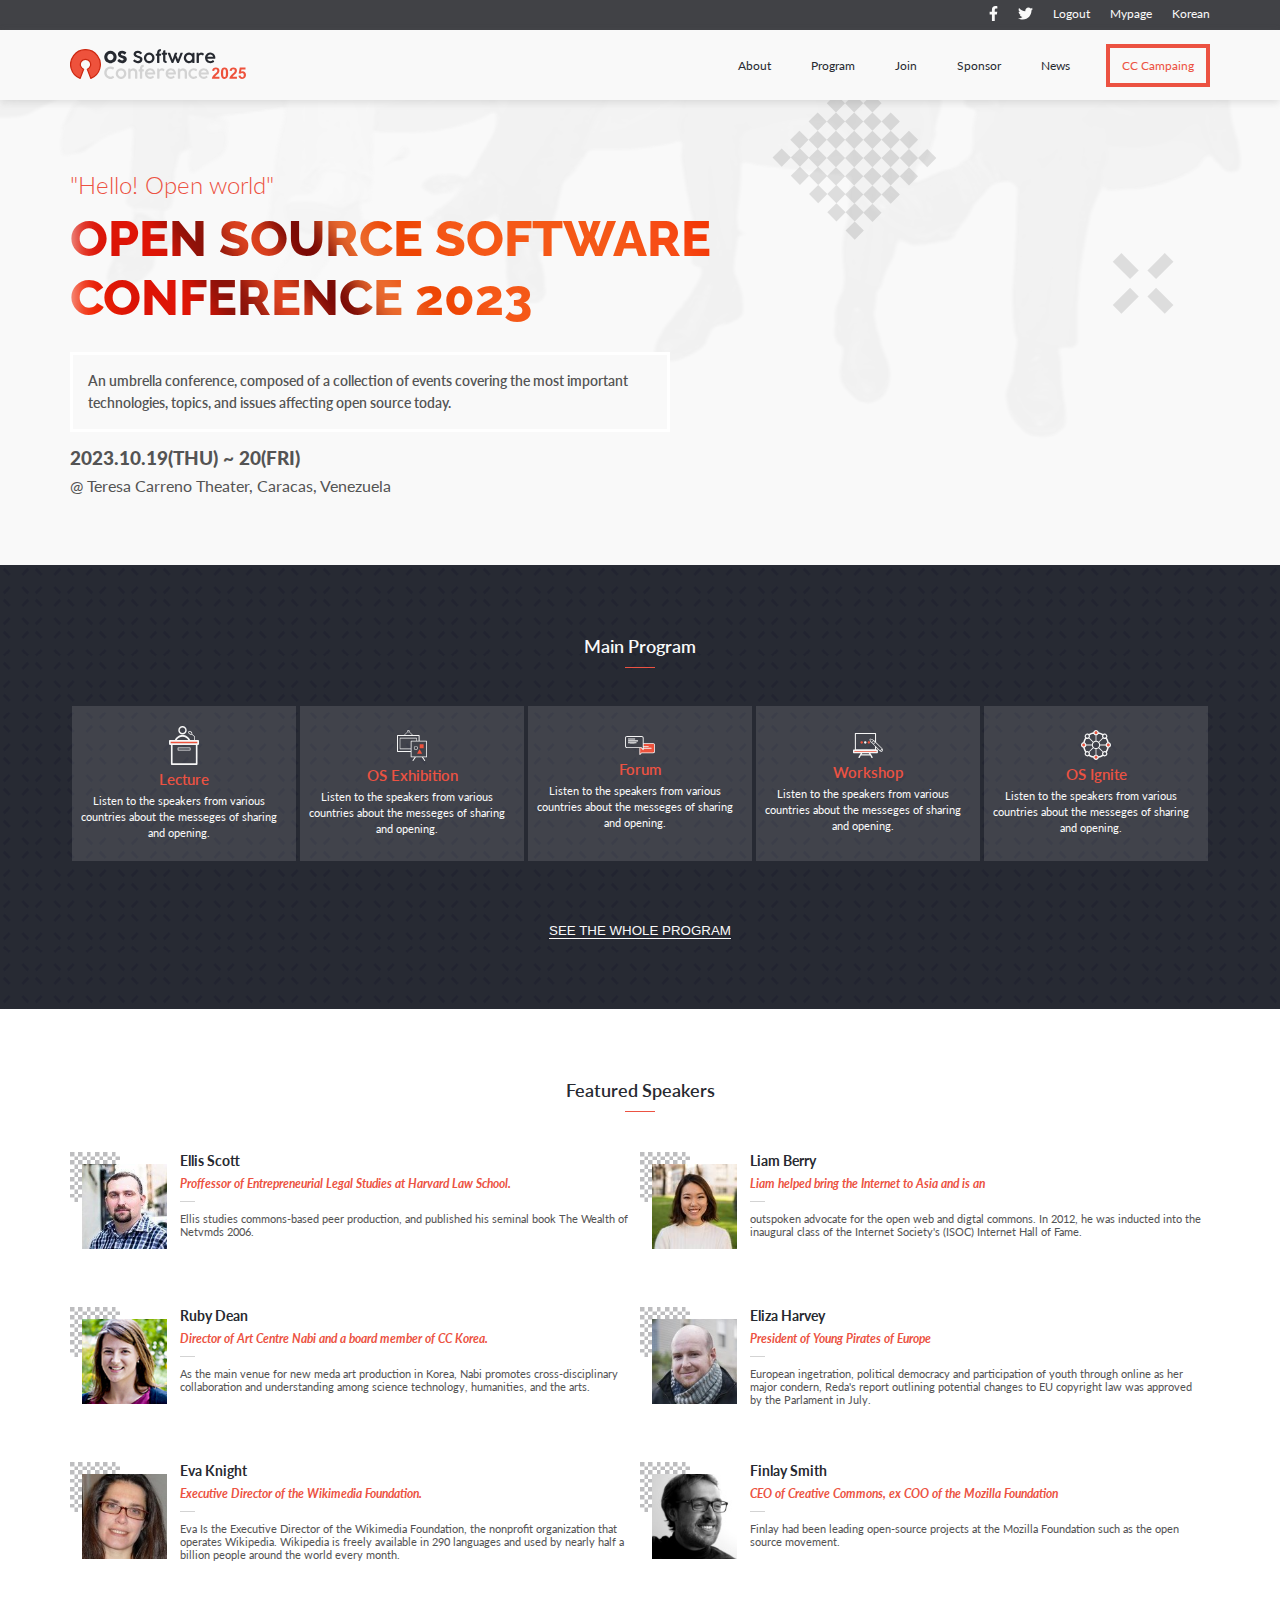
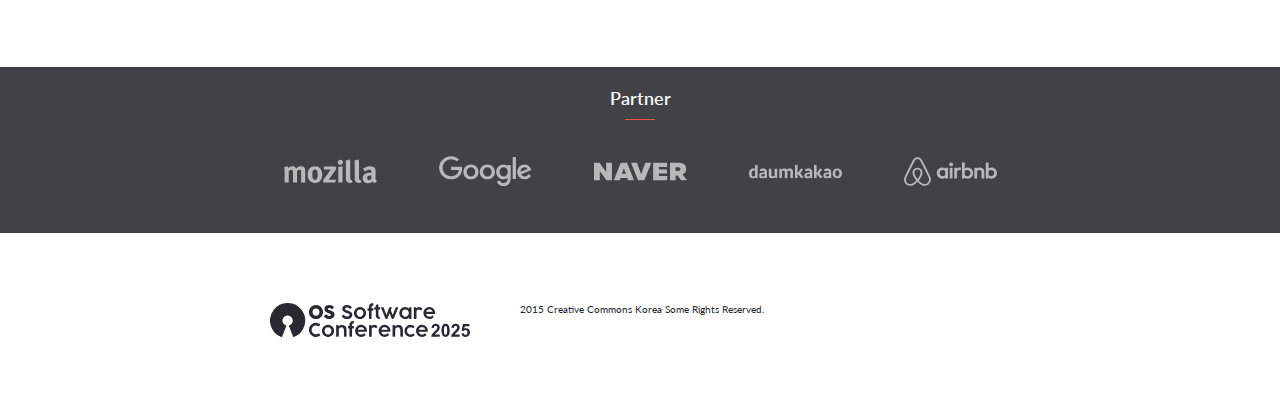
<file: index.html>
<!DOCTYPE html>
<html lang="en">

<head>
    <meta charset="UTF-8">
    <meta http-equiv="X-UA-Compatible" content="IE=edge">
    <meta name="viewport" content="width=device-width, initial-scale=1.0">
    <title>Open Source Software Conference 2023</title>
    <link rel="icon" type="image/x-icon" href="/img/favicon.png">

    <link rel="stylesheet" href="css/global.css">
    <link rel="stylesheet" href="css/index.css">

    <link rel="preconnect" href="https://fonts.googleapis.com">
    <link rel="preconnect" href="https://fonts.gstatic.com" crossorigin>
    <link href="https://fonts.googleapis.com/css2?family=Lato:wght@400;700;900&family=Raleway:wght@400;500;600;800&display=swap" rel="stylesheet">

    <script src="js/global_floating_menu.js" defer></script>
    <script src="js/index_featured_speakers.js" defer></script>
    <script src="js/index_see_more.js" defer></script>
</head>

<body>
    <main>
        <header>
            <nav class="mobile-only">
                <div class="hamburguer-menu-icon">
                    <div></div>
                    <div></div>
                    <div></div>
                </div>
            </nav>
            <nav class="small-nav desktop-only">
                <ul class="small-nav__menu">
                    <li><img src="img/social/facebook.svg"></li>
                    <li><img src="img/social/twitter.svg"></li>
                    <li>Logout</li>
                    <li>Mypage</li>
                    <li>Korean</li>
                </ul>
            </nav>
            <nav class="big-nav desktop-only">
                <div class="big-nav__logo">
                    <a href="index.html"><img src="img/logo.svg" alt="Open Source Software Conference 2023"></a>
                </div>
                <div class="big-nav__menu">
                    <ul>
                        <li><a href="about.html">About</a></li>
                        <li><a href="#">Program</a></li>
                        <li><a href="#">Join</a></li>
                        <li><a href="#">Sponsor</a></li>
                        <li><a href="#">News</a></li>
                    </ul>
                </div>
                <div class="big-nav__button">
                    <div>
                        CC Campaing
                    </div>
                </div>
            </nav>
            <section class="header-content">
                <h2 class="t-orange">"Hello! Open world"</h2>
                <h1 class="texture-text">Open Source Software Conference 2023</h1>
                <p class="p-box p-box--dark">
                    An umbrella conference, composed of a collection of 
                    events covering the most important technologies, 
                    topics, and issues affecting open source today.
                </p>
                <h3>2023.10.19(THU) ~ 20(FRI)</h3>
                <p>@ Teresa Carreno Theater, Caracas, Venezuela</p>
            </section>
        </header>

        <section class="main-program">
            <div class="f-column">
                <h2>Main Program</h2>
                <div class="orange-line"></div>
            </div>
            <ul class="main-program__program">
                <li>
                    <div class="program__image"><img src="/img/icons/lecture.svg"></div>
                    <div class="program__title"><h2 class="t-orange">Lecture</h2></div>
                    <div class="program__content">Listen to the speakers from various countries about the messeges of sharing and opening.</div>
                </li>
                <li>
                    <div class="program__image"><img src="/img/icons/exhibition.svg"></div>
                    <div class="program__title"><h2 class="t-orange">OS Exhibition</h2></div>
                    <div class="program__content">Listen to the speakers from various countries about the messeges of sharing and opening.</div>
                </li>
                <li>
                    <div class="program__image"><img src="/img/icons/forum.svg"></div>
                    <div class="program__title"><h2 class="t-orange">Forum</h2></div>
                    <div class="program__content">Listen to the speakers from various countries about the messeges of sharing and opening.</div>
                </li>
                <li>
                    <div class="program__image"><img src="/img/icons/workshop.svg"></div>
                    <div class="program__title"><h2 class="t-orange">Workshop</h2></div>
                    <div class="program__content">Listen to the speakers from various countries about the messeges of sharing and opening.</div>
                </li>
                <li>
                    <div class="program__image"><img src="/img/icons/ignite.svg"></div>
                    <div class="program__title"><h2 class="t-orange">OS Ignite</h2></div>
                    <div class="program__content">Listen to the speakers from various countries about the messeges of sharing and opening.</div>
                </li>
            </ul>
            <div class="f-column">
                <button>
                    <span class="mobile-only">Join OS Software Conference 2023</span>
                    <span class="desktop-only">See the whole program</span>
                </button>
            </div>
            
        </section>

        <section class="featured-speakers">
            <div class="f-column">
                <h2>Featured Speakers</h2>
                <div class="orange-line"></div>
            </div>

            <div class="f-column speakers-list">
            </div>
            <div class="show-more mobile-only">More <div class="chevron"></div></div>
        </section>
        <section class="partner-section desktop-only">
            <div class="f-column">
                <h2 class="force-wrap">Partner</h2>
                <div class="orange-line"></div>
            </div>
            <ul class="partners">
                <li><img src="img/partners/mozilla.svg"></li>
                <li><img src="img/partners/google.svg"></li>
                <li><img src="img/partners/naver.svg"></li>
                <li><img src="img/partners/daumkakao.svg"></li>
                <li><img src="img/partners/airbnb.svg"></li>
            </ul>
        </section>
        <footer class="desktop-only">
            <div>
                <img src="img/logo-black.svg">
            </div>
            <div>
                2015 Creative Commons Korea Some Rights Reserved.
            </div>
        </footer>
    </main>

    <section class="floating-menu mobile-only">
        <div class="floating-menu__items">
            <ul>
                <li><a href="about.html">About</a></li>
                <li><a href="#">Program</a></li>
                <li><a href="#">Join</a></li>
                <li><a href="#">Sponsor</a></li>
                <li><a href="#">News</a></li>
            </ul>
        </div>
    </section>
</body>

</html>
</file>
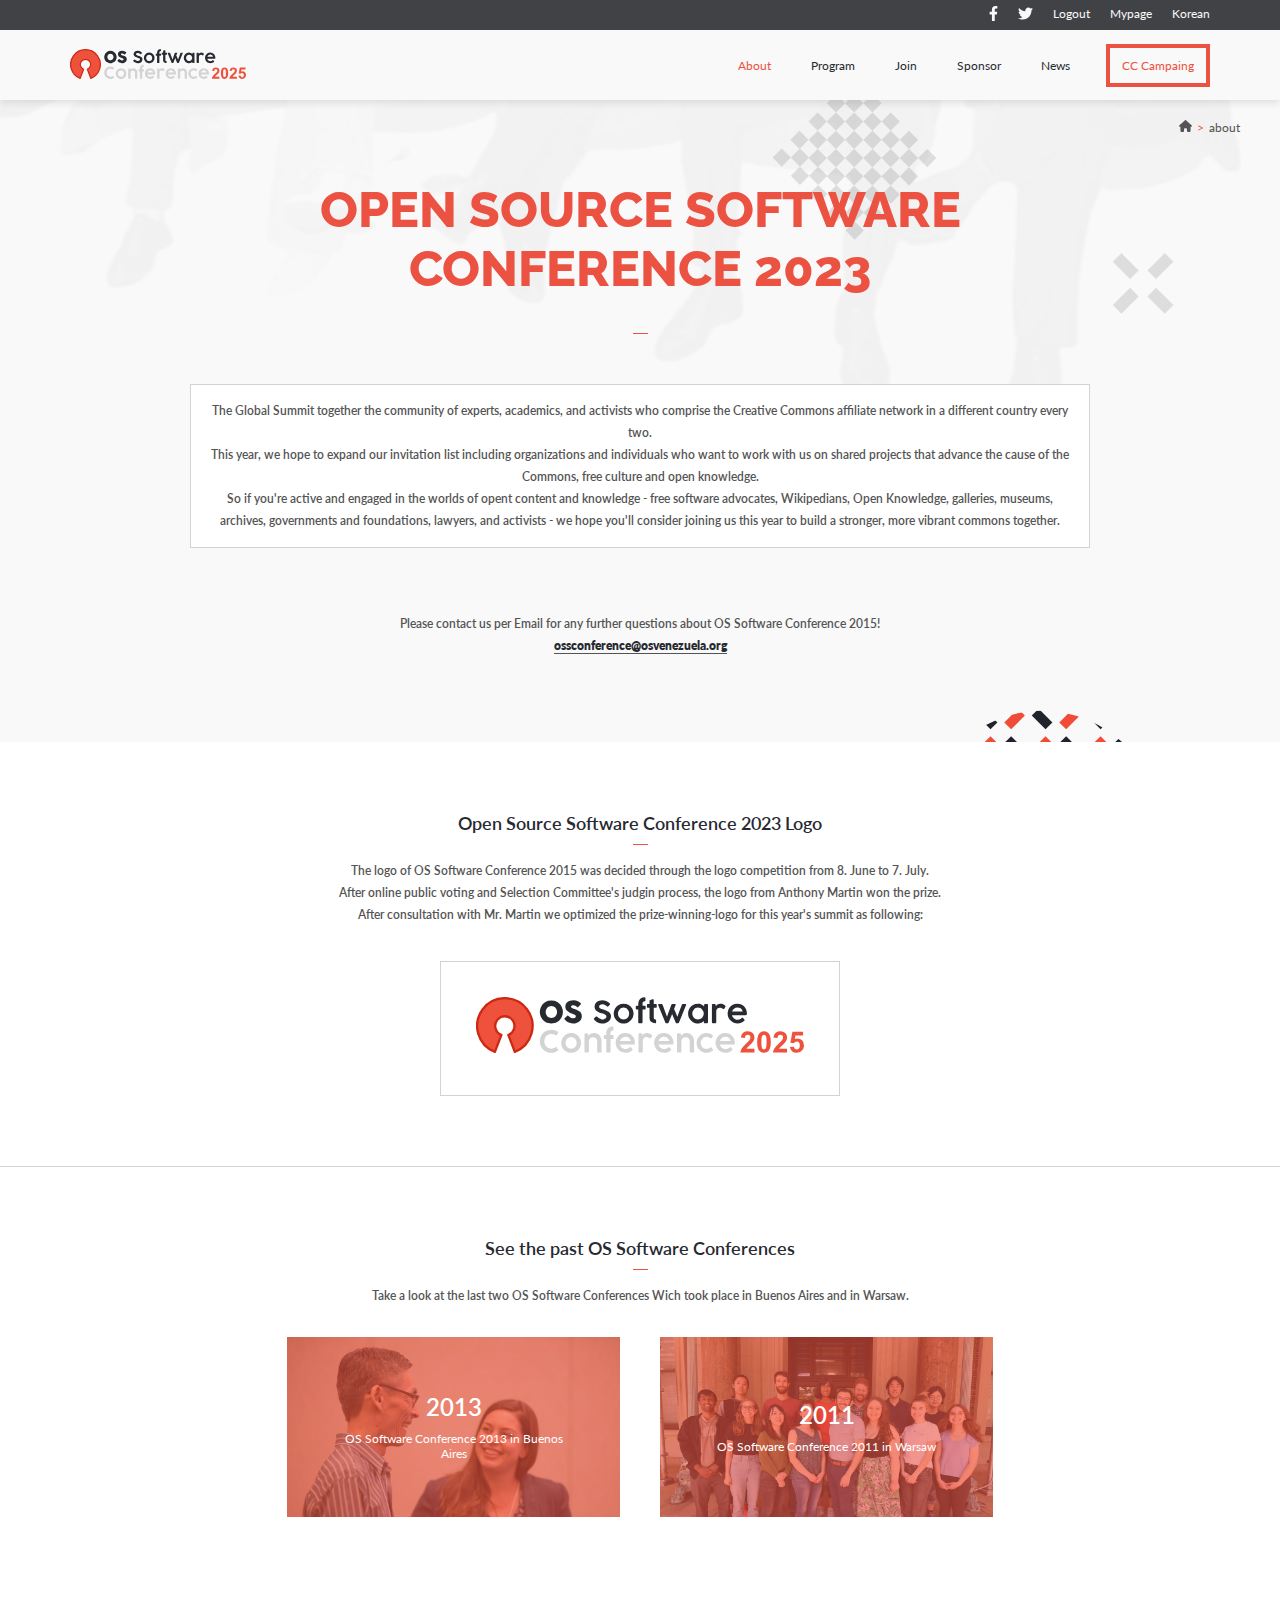
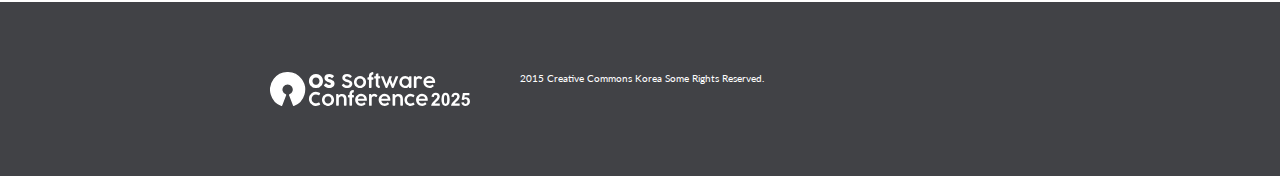
<file: about.html>
<!DOCTYPE html>
<html lang="en">

<head>
    <meta charset="UTF-8">
    <meta http-equiv="X-UA-Compatible" content="IE=edge">
    <meta name="viewport" content="width=device-width, initial-scale=1.0">
    <title>Open Source Software Conference 2023</title>
    <link rel="icon" type="image/x-icon" href="/img/favicon.png">

    <link rel="stylesheet" href="css/global.css">
    <link rel="stylesheet" href="css/about.css">

    <link rel="preconnect" href="https://fonts.googleapis.com">
    <link rel="preconnect" href="https://fonts.gstatic.com" crossorigin>
    <link href="https://fonts.googleapis.com/css2?family=Lato:wght@400;700;900&family=Raleway:wght@400;500;600;800&display=swap" rel="stylesheet">

    <script src="js/global_floating_menu.js" defer></script>
</head>

<body>
    <main>
        <header>
            <nav class="mobile-only">
                <div class="hamburguer-menu-icon">
                    <div></div>
                    <div></div>
                    <div></div>
                </div>
            </nav>
            <nav class="small-nav desktop-only">
                <ul class="small-nav__menu">
                    <li><img src="img/social/facebook.svg"></li>
                    <li><img src="img/social/twitter.svg"></li>
                    <li>Logout</li>
                    <li>Mypage</li>
                    <li>Korean</li>
                </ul>
            </nav>
            <nav class="big-nav desktop-only">
                <div class="big-nav__logo">
                    <a href="index.html"><img src="img/logo.svg" alt="Open Source Software Conference 2023"></a>
                </div>
                <div class="big-nav__menu">
                    <ul>
                        <li><a href="about.html" class="selected">About</a></li>
                        <li><a href="#">Program</a></li>
                        <li><a href="#">Join</a></li>
                        <li><a href="#">Sponsor</a></li>
                        <li><a href="#">News</a></li>
                    </ul>
                </div>
                <div class="big-nav__button">
                    <div>
                        CC Campaing
                    </div>
                </div>
            </nav>
            <section class="header-content">
                <div class="header-content__location desktop-only">
                    <a href="index.html"><img src="img/icons/home.svg"></a> <span>></span> about
                </div>
                <h2 class="t-orange mobile-only">"Hello! Open world"</h2>
                <h1> Open Source Software Conference 2023</h1>
                <div class="orange-line orange-line--small desktop-only"></div>
                <p class="p-box p-box--light">
                    <span class="mobile-only">
                        The Global Summit together the community of experts, academics, 
                        and activists who comprise the Creative Commons affiliate network in a 
                        different country every two. This year, we hope to expand our invitation 
                        list including organizations and individuals 
                    </span>
                    <span class="desktop-only">
                        The Global Summit together the community of experts, academics, 
                        and activists who comprise the Creative Commons affiliate network in a 
                        different country every two. <br> This year, we hope to expand our invitation 
                        list including organizations and individuals
                        who want to work with us on shared projects that advance the cause of the Commons,
                        free culture and open knowledge. <br>
                        So if you're active and engaged in the worlds of opent content and knowledge - 
                        free software advocates, Wikipedians, Open Knowledge, galleries, museums, 
                        archives, governments and foundations, lawyers, and activists - we hope you'll 
                        consider joining us this year to build a stronger, more vibrant commons together.
                    </span>
                </p>
                <p class="p-box">
                    Please contact us per Email for any further questions 
                    about OS Software Conference 2015!<br>
                    <a href="#">ossconference@osvenezuela.org</a>
                </p>
            </section>
        </header>
        <section class="logo-section">
            <div class="f-column">
                <h2 class="force-wrap">Open Source Software Conference 2023 Logo</h2>
                <div class="orange-line orange-line--small"></div>
            </div>
            <p class="p-box">
                <span class="mobile-only">
                    The logo of OS Software Conference 2015 was decided through the logo competition from 
                    8. June to 7. July.
                </span>
                <span class="desktop-only">
                    The logo of OS Software Conference 2015 was decided through the logo competition from 
                    8. June to 7. July.<br>
                    After online public voting and Selection Committee's judgin process, the logo from Anthony Martin won the prize.<br>
                    After consultation with Mr. Martin we optimized the prize-winning-logo for this year's summit as following:
                </span>
            </p>
            <p class="p-box p-box--light logo-container">
                <img class="p-box--logo" src="img/logo.svg">
            </p>            
        </section>

        <section class="legacy-section">
            <div class="f-column">
                <h2 class="force-wrap">See the past OS Software Conferences</h2>
                <div class="orange-line orange-line--small"></div>
            </div>
            <p class="p-box">
                Take a look at the last two OS Software Conferences Wich took place in 
                Buenos Aires and in Warsaw.
            </p>
            <div class="legacy-section__articles">
                <article id="buenos-aires-2013">
                    <div class="legacy-section__summit">
                        <div>2013</div>
                        <div>OS Software Conference 2013 in Buenos Aires</div>
                    </div>
                </article>
                <article id="warsaw-2011">
                    <div class="legacy-section__summit">
                        <div>2011</div>
                        <div>OS Software Conference 2011 in Warsaw</div>
                    </div>
                </article>
            </div>
        </section>

        <section class="partner-section mobile-only">
            <div class="f-column">
                <h2 class="force-wrap">Partner</h2>
                <div class="orange-line"></div>
            </div>
            <ul class="partners">
                <li><img src="img/partners/mozilla.svg"></li>
                <li><img src="img/partners/google.svg"></li>
                <li><img src="img/partners/naver.svg"></li>
                <li><img src="img/partners/daumkakao.svg"></li>
                <li><img src="img/partners/airbnb.svg"></li>
            </ul>
        </section>

        <footer>
            <div>
                <img src="img/logo-black.svg" class="mobile-only">
                <img src="img/logo-white.svg" class="desktop-only">
            </div>
            <div>
                2015 Creative Commons Korea Some Rights Reserved.
            </div>
        </footer>
    </main>

    <section class="floating-menu mobile-only">
        <div class="floating-menu__items">
            <ul>
                <li><a href="index.html">Home</a></li>
                <li><a href="#">Program</a></li>
                <li><a href="#">Join</a></li>
                <li><a href="#">Sponsor</a></li>
                <li><a href="#">News</a></li>
            </ul>
        </div>
    </section>
</body>

</html>
</file>
<file: css/global.css>
:root {
  --black: #272a31;
  --medium: #545454;
  --light: #d3d3d3;
  --white: #f9f9f9;
  --dark-blue: #272a33;
  --dark-background: #414246;
  --orange: #ec5242;
  --desktop-padding: 70px;
}

html,
body {
  box-sizing: border-box;
  margin: 0;
  padding: 0;
  font-family: 'Lato', sans-serif;
  color: var(--black);
  scroll-behavior: smooth;
}

*,
*::before,
*::after {
  box-sizing: inherit;
}

h2 {
  font-weight: 600;
  font-size: 18px;
  margin: 0;
}

h1 {
  color: var(--orange);
  font-family: 'Raleway', sans-serif;
  text-transform: uppercase;
  margin: 10px 0 25px 0;
  font-size: 28px;
  font-weight: 800;
}

h3 {
  font-weight: 900;
  color: var(--medium);
  margin: 15px 0 7px 0;
}

p {
  margin: 0;
  color: var(--medium);
}

header {
  background-color: var(--white);
  background-size: 100%;
  background-repeat: no-repeat;
}

nav {
  padding: 18px 23px;
}

button {
  color: var(--white);
  background-color: var(--orange);
  border: none;
  padding: 25px 40px;
}

a {
  width: fit-content;
  text-decoration: none;
  color: var(--black);
  font-weight: 800;
  line-height: 14px;
  border-bottom: 1px solid var(--medium);
}

footer {
  padding: 40px;
  display: flex;
  gap: 20px;
  font-size: 10px;
}

footer div {
  flex: 1;
}

footer img {
  width: 100%;
}

.no-scroll {
  overflow: hidden;
}

.desktop-only {
  display: none;
}

.hidden {
  display: none;
}

.show-menu {
  visibility: visible !important;
  opacity: 1 !important;
}

.t-orange {
  color: var(--orange);
}

.texture-text {
  background: url(../img/orange-bg.png) no-repeat center center;
  background-size: cover;
  color: white;
  -webkit-text-fill-color: transparent;
  -webkit-background-clip: text;
}

.p-box {
  color: var(--medium);
  padding: 15px;
  line-height: 22px;
  font-weight: 600;
}

.p-box--dark {
  background-color: var(--white);
  border: 3px solid white;
}

.p-box--light {
  border: 1px solid var(--light);
  background-color: white;
}

.orange-line {
  background-color: var(--orange);
  width: 30px;
  height: 1px;
  margin: 10px 0 20px 0;
}

.orange-line--small {
  width: 15px;
  margin-bottom: 0;
}

.gray-dash {
  background-color: var(--light);
  width: 15px;
  height: 1px;
  margin: 10px 0;
}

.hamburguer-menu-icon {
  display: flex;
  flex-direction: column;
  gap: 5px;
  padding: 5px;
  cursor: pointer;
  user-select: none;
}

.hamburguer-menu-icon > div {
  background-color: var(--medium);
  width: 30px;
  height: 6px;
  transition: background-color 0.2s linear, transform 0.2s linear;
}

.active-menu div:nth-child(1) {
  transform: translateY(11px) rotate(45deg);
}

.active-menu div:nth-child(2) {
  background-color: transparent;
}

.active-menu div:nth-child(3) {
  transform: translateY(-11px) rotate(-45deg);
}

.f-column {
  display: flex;
  align-items: center;
  flex-direction: column;
  text-align: center;
}

.chevron {
  display: inline-block;
  border-right: 2px solid var(--orange);
  border-bottom: 2px solid var(--orange);
  width: 7px;
  height: 7px;
  transform: rotate(-315deg) translateX(5px) translateY(-7px);
}

.selected {
  color: var(--orange) !important;
}

.partner-section {
  padding: 20px 20px 10px 20px;
  background-color: var(--dark-background);
  color: var(--white);
}

.partners {
  list-style: none;
  display: flex;
  justify-content: center;
  flex-wrap: wrap;
  padding: 0;
}

.partners li {
  width: calc(100% / 3);
  display: flex;
  justify-content: center;
  margin-bottom: 20px;
}

.partners img {
  width: 60%;
}

.floating-menu {
  position: fixed;
  width: 100%;
  height: calc(100vh - 80px);
  background-color: #ec5242ee;
  top: 80px;
  left: 0;
  padding: 30px 30px;
  visibility: hidden;
  opacity: 0;
  transition: visibility 0.2s, opacity 0.2s linear;
}

.floating-menu ul {
  list-style: none;
}

.floating-menu a {
  border: none;
  color: white;
  font-weight: 400;
  font-size: 20px;
  margin: 50px 0;
  display: block;
}

@media screen and (min-width: 768px) {
  footer {
    padding: var(--desktop-padding);
    gap: 50px;
  }

  .big-nav__button div {
    color: var(--orange);
    border: 4px solid var(--orange);
    line-height: 35px;
    width: fit-content;
    padding: 0 12px;
  }

  footer > div:first-child {
    width: 400px;
    padding-left: 200px;
    flex: none;
  }

  .desktop-only {
    display: block;
  }

  .mobile-only {
    display: none;
  }

  .small-nav {
    height: 30px;
    background-color: var(--dark-background);
    padding: 0 var(--desktop-padding);
    display: flex;
    justify-content: flex-end;
    align-items: center;
  }

  .small-nav__menu {
    color: var(--white);
    list-style: none;
    display: flex;
    gap: 20px;
    font-size: 12px;
    padding: 0;
    margin: 0;
    cursor: pointer;
    user-select: none;
  }

  .small-nav__menu img {
    height: 15px;
  }

  .big-nav {
    height: 70px;
    background-color: var(--white);
    padding: 0 var(--desktop-padding);
    display: flex;
    align-items: center;
    font-size: 12px;
    box-shadow: rgba(99, 99, 99, 0.2) 0 2px 8px 0;
  }

  .big-nav__logo {
    width: 300px;
  }

  .header-content__location a,
  .big-nav a {
    text-decoration: none;
    border: none;
    font-weight: 400;
  }

  .big-nav__logo img {
    height: 30px;
  }

  .big-nav__menu {
    width: calc(100% - 420px);
  }

  .big-nav__menu ul {
    list-style: none;
    display: flex;
    justify-content: flex-end;
  }

  .big-nav__menu li {
    margin: 0 20px;
    color: var(--medium);
    cursor: pointer;
  }

  .partners li {
    width: calc(100% / 8);
  }

  .big-nav__menu li:hover {
    color: var(--orange);
  }

  .big-nav__button {
    width: 120px;
    display: flex;
    justify-content: flex-end;
  }
}
</file>
<file: css/index.css>
header {
  background-image: url('../img/background.svg');
}

.p-box {
  font-size: 14px;
}

.main-program {
  background-color: var(--dark-blue);
  padding: 20px 20px 40px 20px;
  background-image: url('../img/cross.svg');
  background-size: 32px;
  color: var(--white);
}

.main-program__program {
  list-style: none;
  width: 100%;
  padding: 0;
  margin-bottom: 30px;
}

.main-program__program > li {
  background-color: rgba(255, 255, 255, 0.122);
  padding: 20px 0;
  width: calc(100% + 10px);
  margin: 8px -5px;
  display: flex;
}

.program__image {
  width: 70px;
  display: flex;
  justify-content: center;
  align-items: center;
}

.program__image img {
  width: 30px;
}

.program__title {
  width: 80px;
  display: flex;
  align-items: center;
}

.program__title h2 {
  font-size: 15px;
  font-weight: 600;
}

.program__content {
  width: calc(100% - 150px);
  font-size: 11px;
  padding-right: 10px;
  line-height: 16px;
}

.featured-speakers {
  padding: 20px 20px 40px 20px;
  background-color: var(--whtie);
}

.featured-speaker {
  display: flex;
  width: 100%;
  margin: 20px 0 35px 0;
}

.featured-speaker.desktop-only {
  display: none;
}

.featured-speaker__picture {
  width: 100px;
  height: 100px;
}

.featured-speaker__picture img {
  width: 85%;
  height: 85%;
  margin-top: -38%;
  margin-left: 12%;
}

.dark-chess-bg {
  width: 50%;
  height: 50%;
  background-image: url('../img/dark-chees-background.svg');
  background-size: 18%;
  background-repeat: round;
}

.featured-speaker__info {
  width: calc(100% - 100px);
  height: 100px;
  padding: 0 5px 0 10px;
  text-align: left;
}

.featured-speaker__info > h4 {
  margin: 0;
  color: var(--black);
  font-size: 14px;
}

.featured-speaker__info > h5 {
  margin: 7px 0;
  font-size: 12px;
  color: var(--orange);
  font-style: italic;
}

.featured-speaker__info > p {
  font-size: 10px;
}

.show-more {
  border: 1px solid var(--light);
  width: 100%;
  padding: 14px;
  text-align: center;
  text-transform: uppercase;
  font-size: 9px;
  cursor: pointer;
  user-select: none;
  border-radius: 3px;
  margin-top: 20px;
}

.header-content {
  padding: 30px 20px 65px 20px;
}

@media screen and (min-width: 768px) {
  h1 {
    font-size: 50px;
    max-width: 700px;
  }

  footer.desktop-only {
    display: flex;
  }

  .header-content {
    padding: 70px var(--desktop-padding);
  }

  .header-content h2 {
    font-size: 24px;
    font-weight: 300;
  }

  .p-box {
    max-width: 600px;
  }

  .main-program {
    padding: 70px var(--desktop-padding);
  }

  .main-program__program {
    display: flex;
  }

  .main-program__program li {
    margin: 2px;
    flex-direction: column;
    justify-content: center;
    align-items: center;
    gap: 5px;
  }

  .program__content {
    text-align: center;
    width: fit-content;
  }

  .program__title {
    width: fit-content;
    text-align: center;
  }

  .main-program button {
    content: 'hello';
    background-color: transparent;
    text-transform: uppercase;
    border-bottom: 1px solid var(--white);
    padding: 30px 0 0 0;
  }

  .featured-speakers {
    padding: 70px var(--desktop-padding);
  }

  .speakers-list {
    flex-direction: row;
    flex-wrap: wrap;
  }

  .featured-speaker {
    width: 50%;
    text-align: left;
  }

  .featured-speaker.desktop-only {
    display: flex;
  }

  .featured-speaker__info > h5 {
    font-size: 12px;
  }

  .featured-speaker__info > p {
    font-size: 11px;
  }

  .dark-chess-bg {
    background-image: url('../img/light-chees-background.svg');
  }
}
</file>
<file: css/about.css>
header {
  background-image: url('../img/background.svg');
}

section {
  text-align: center;
}

.p-box--logo {
  width: calc(100% - 40px);
  margin: 20px;
}

.force-wrap {
  max-width: 250px;
}

.p-box {
  font-size: 12px;
}

.header-content {
  padding: 30px 20px 30px 20px;
}

.logo-section {
  padding: 20px 20px 40px 20px;
  color: var(--dark);
}

.legacy-section {
  border-top: 1px solid var(--light);
  padding: 20px 20px 40px 20px;
  color: var(--dark);
}

.legacy-section__articles > article {
  margin: 15px 20px;
  width: calc(100% - 40px);
  background-size: cover;
}

.legacy-section__summit {
  height: 180px;
  background-color: #ec524299;
  color: white;
  display: flex;
  justify-content: center;
  align-items: center;
  flex-direction: column;
  gap: 10px;
  font-size: 12px;
  cursor: pointer;
  user-select: none;
}

.legacy-section__summit > div:first-child {
  font-size: 24px;
  font-weight: 600;
}

#buenos-aires-2013 {
  background-image: url('../img/summits/2013.jpg');
}

#warsaw-2011 {
  background-image: url('../img/summits/2011.jpg');
}

@media screen and (min-width: 768px) {
  h1 {
    font-size: 50px;
    max-width: 700px;
  }

  footer {
    background-color: var(--dark-background);
    color: white;
  }

  .header-content {
    padding: 70px var(--desktop-padding);
    display: flex;
    flex-direction: column;
    align-items: center;
    position: relative;
  }

  .header-content h2 {
    font-size: 24px;
    font-weight: 300;
  }

  .header-content > .orange-line {
    margin-bottom: 50px;
  }

  .header-content > .p-box--light {
    margin-bottom: 50px;
  }

  .header-content__location {
    position: absolute;
    top: 20px;
    right: 40px;
    font-size: 12px;
    color: var(--medium);
    cursor: pointer;
    user-select: none;
    display: flex;
  }

  .header-content__location img {
    height: 12px;
  }

  .header-content__location span {
    color: var(--orange);
    margin: 0 5px;
  }

  .p-box {
    max-width: 900px;
  }

  .logo-section {
    display: flex;
    flex-direction: column;
    align-items: center;
    padding: var(--desktop-padding);
  }

  .logo-container {
    width: 400px;
    margin-top: 20px;
  }

  .force-wrap {
    max-width: 100%;
  }

  .legacy-section {
    display: flex;
    flex-direction: column;
    align-items: center;
    padding: var(--desktop-padding);
  }

  .legacy-section__articles {
    display: flex;
    max-width: 1000px;
  }

  .legacy-section__summit {
    padding-left: 50px;
    padding-right: 50px;
  }
}
</file>
